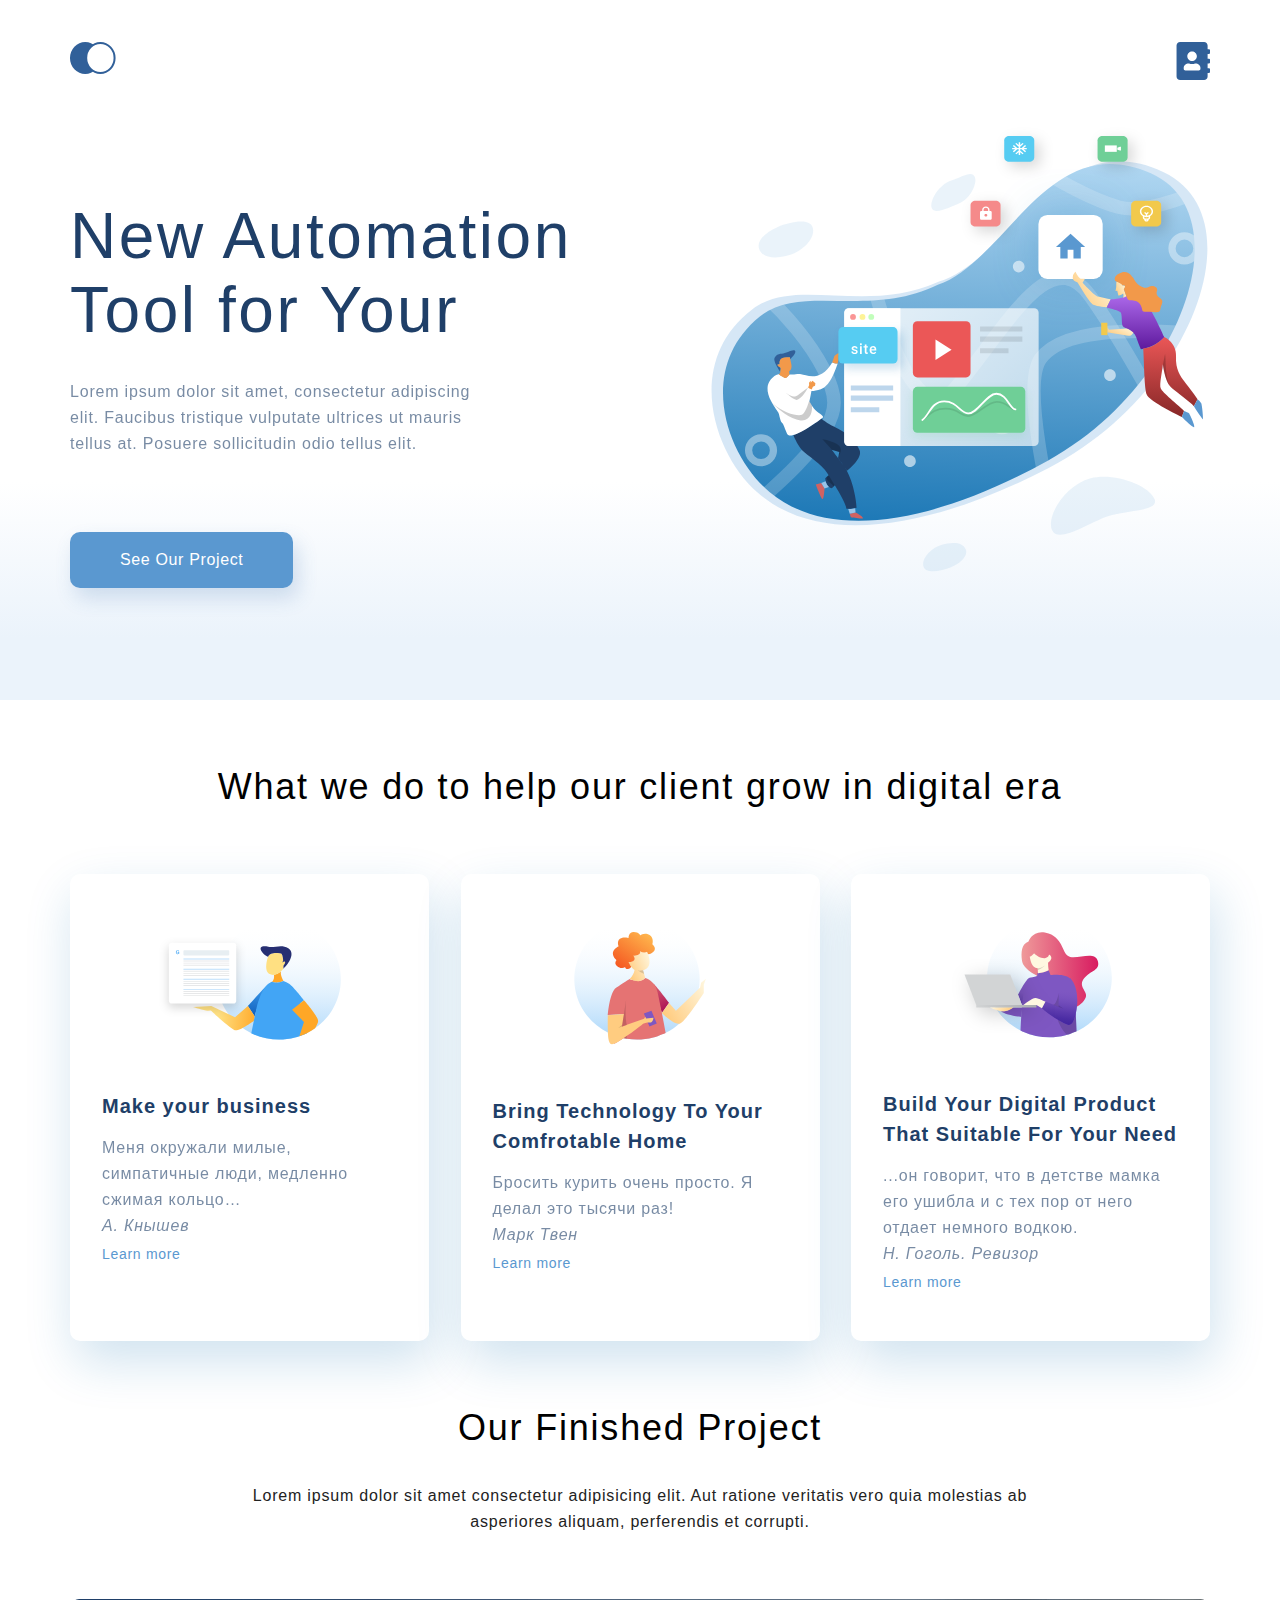
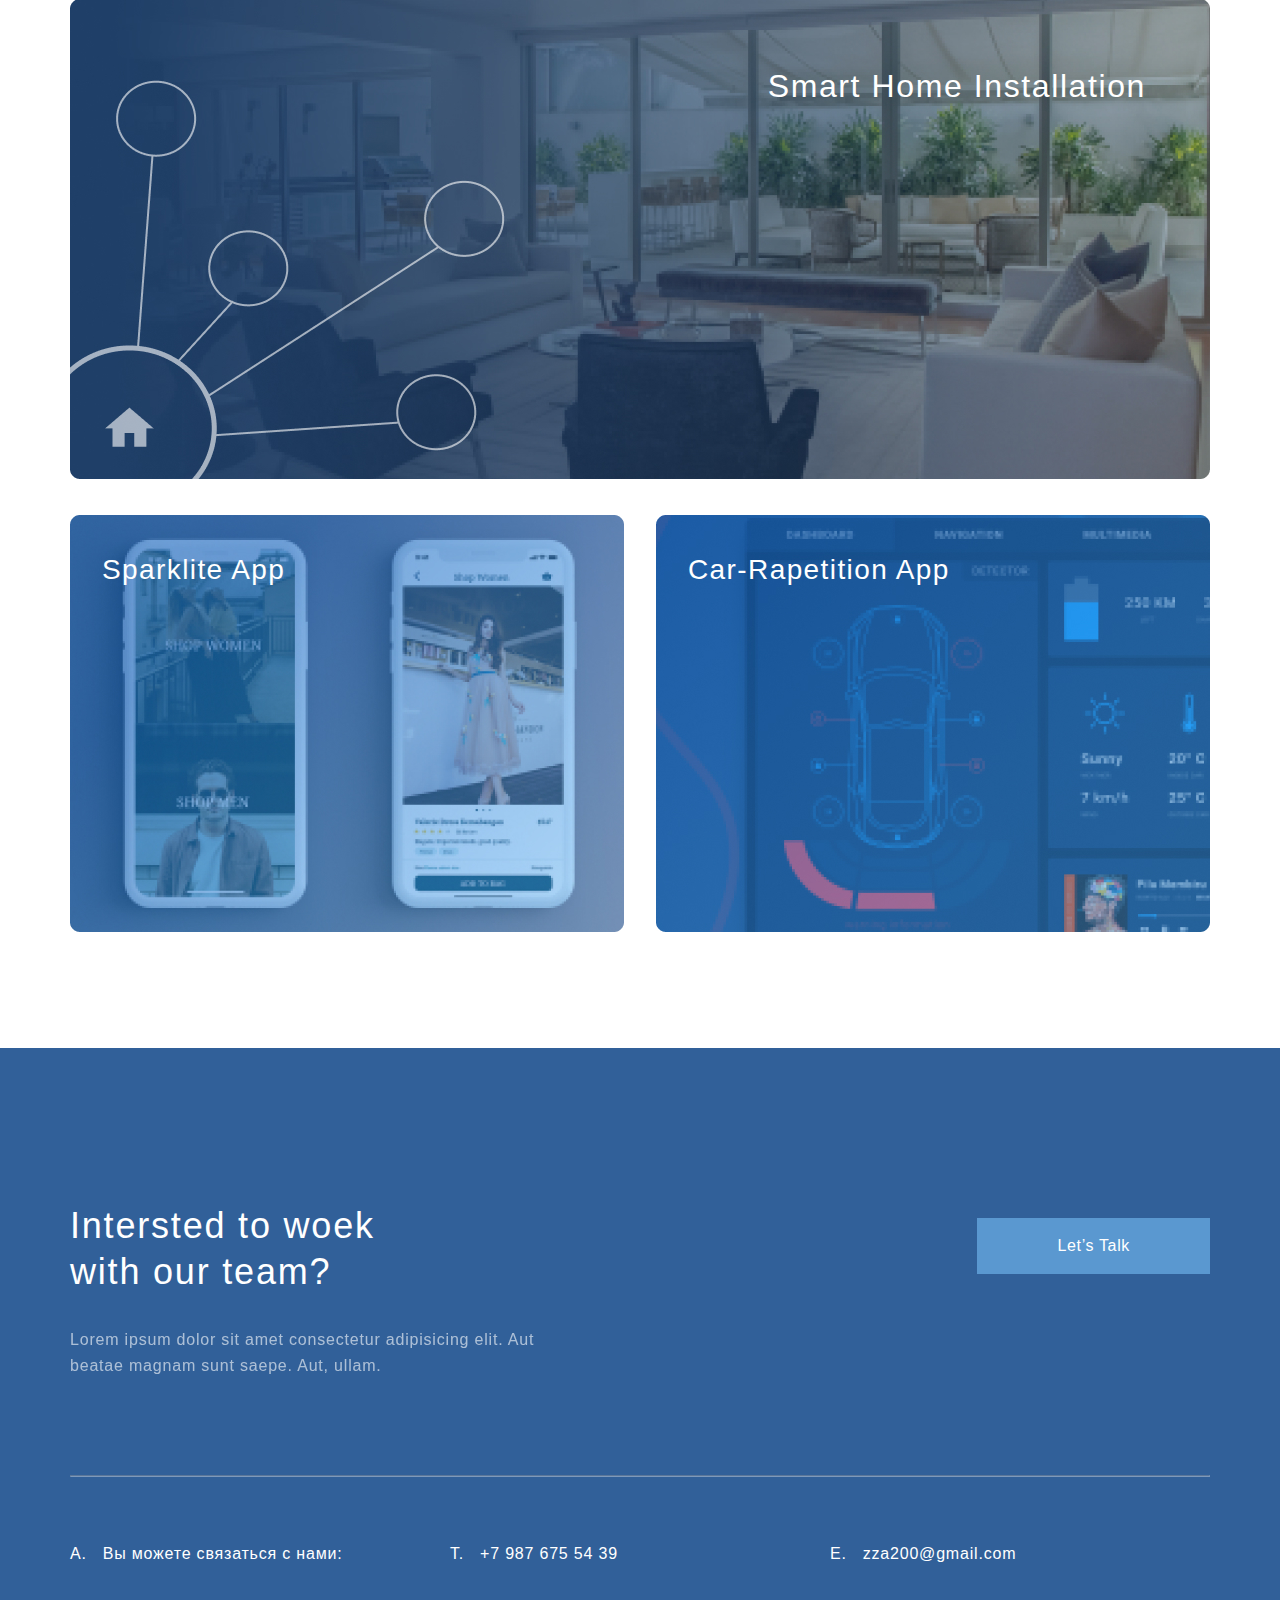
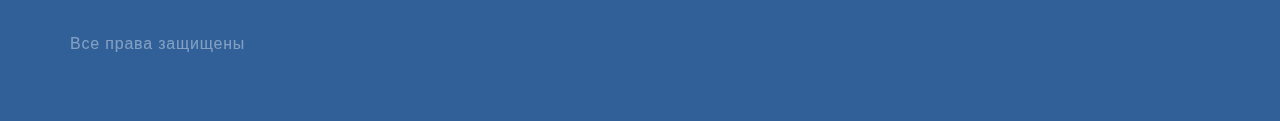
<file: cours1/index.html>
<!DOCTYPE html>
<html lang="en">

<head>
    <meta charset="UTF-8">
    <meta http-equiv="X-UA-Compatible" content="IE=edge">
    <meta name="viewport" content="width=device-width, initial-scale=1.0">
    <title>Приветики!</title>
    <link rel="stylesheet" href="style.css">
</head>

<body>

    <div class="head">
        <div class="head__field container">
            <div class="menu">
                <ul class="link">
                    <li> <a href="index.html"><img src="images/menu.svg" alt="img"></a></li>
                    <li> <a href="contacts.html"><img src="images/contact.svg" alt="img"></a></li>
                </ul>
            </div>

            <div class="large__block">
                <h1 class="large">New Automation
                    Tool for Your </h1>

                <p class="text">Lorem ipsum dolor sit amet, consectetur adipiscing elit. Faucibus tristique vulputate
                    ultrices ut mauris tellus at. Posuere sollicitudin odio tellus elit.
                </p>
                <a href="#" class="head__button">See Our Project</a>
            </div>
        </div>
    </div>

    <div class="body__block container">

        <h3 class="small">What we do to help our client grow in digital era</h3>

        <div class="xs__filed">
            <div class="xs__block">
                <img src="images/card1.svg" class="img__card" alt="pic">
                <h4 class="xs">Make your business </h4>
                <p class="text">Меня окружали милые, симпатичные люди, медленно сжимая кольцо…<br><i>А. Кнышев</i></p>
                <a href="#" class="card__link">Learn more</a>
            </div>
            <div class="xs__block">
                <img src="images/card2.svg" class="img__card" alt="pic">
                <h4 class="xs">Bring Technology To Your
                    Comfrotable Home</h4>
                <p class="text">Бросить курить очень просто. Я делал это тысячи раз!<br><i>Марк Твен</i></p>
                <a href="#" class="card__link">Learn more</a>
            </div>
            <div class="xs__block">
                <img src="images/card3.svg" class="img__card" alt="pic">
                <h4 class="xs">Build Your Digital Product
                    That Suitable For Your Need</h4>
                <p class="text">...он говорит, что в детстве мамка его ушибла и с тех пор от него отдает немного
                    водкою.<br><i>Н. Гоголь.
                        Ревизор</i></p>
                <a href="#" class="card__link">Learn more</a>
            </div>
        </div>
    </div>


    <div class="small__block container">
        <h3 class="small">Our Finished Project</h3>
        <p class="text  sm__text">Lorem ipsum dolor sit amet consectetur adipisicing elit. Aut ratione veritatis vero
            quia
            molestias ab asperiores aliquam, perferendis et corrupti.</p>

        <div class="priject__item">
            <img class="project__img" src="images/project_img1.jpg" alt="Project">
            <p class="text__project">Smart Home Installation</p>
            <div class="project__parent">
                <div class="project__item-min p__i__margin">
                    <img class="project__img" src="images/project_img2.jpg" alt="Project">
                    <p class="text__pro">Sparklite App</p>
                </div>
                <div class="project__item-min">
                    <img class="project__img" src="images/project_img3.jpg" alt="Project">
                    <p class="text__pro">Car-Rapetition App</p>
                </div>
            </div>
        </div>
    </div>
    <div class="basement ">
        <div class="container">
            <div class="basem__filed">
                <div class="basem__text">
                    <h3 class="small small-basement">Intersted to woek with our team?</h3>
                    <p class="text text-bas">Lorem ipsum dolor sit amet consectetur adipisicing elit. Aut beatae
                        magnam
                        sunt
                        saepe.
                        Aut, ullam.</p>
                </div>
                <a href="#" class="basement__button">Let’s Talk</a>
            </div>
            <hr>
            <div class="basem__contacts">
                <ul class="cont">
                    <li class="footer-list" style="flex-grow: 1;">Вы можете связаться с нами:</li>
                    <li class="footer-list" style="flex-grow: 1;">+7 987 675 54 39</li>
                    <li class="footer-list" style="flex-grow: 1;">zza200@gmail.com</li>
                </ul>

                <div class="righ">
                    <p class="text rights">Все права защищены</p>
                </div>
            </div>
        </div>
    </div>



</body>

</html>
</file>
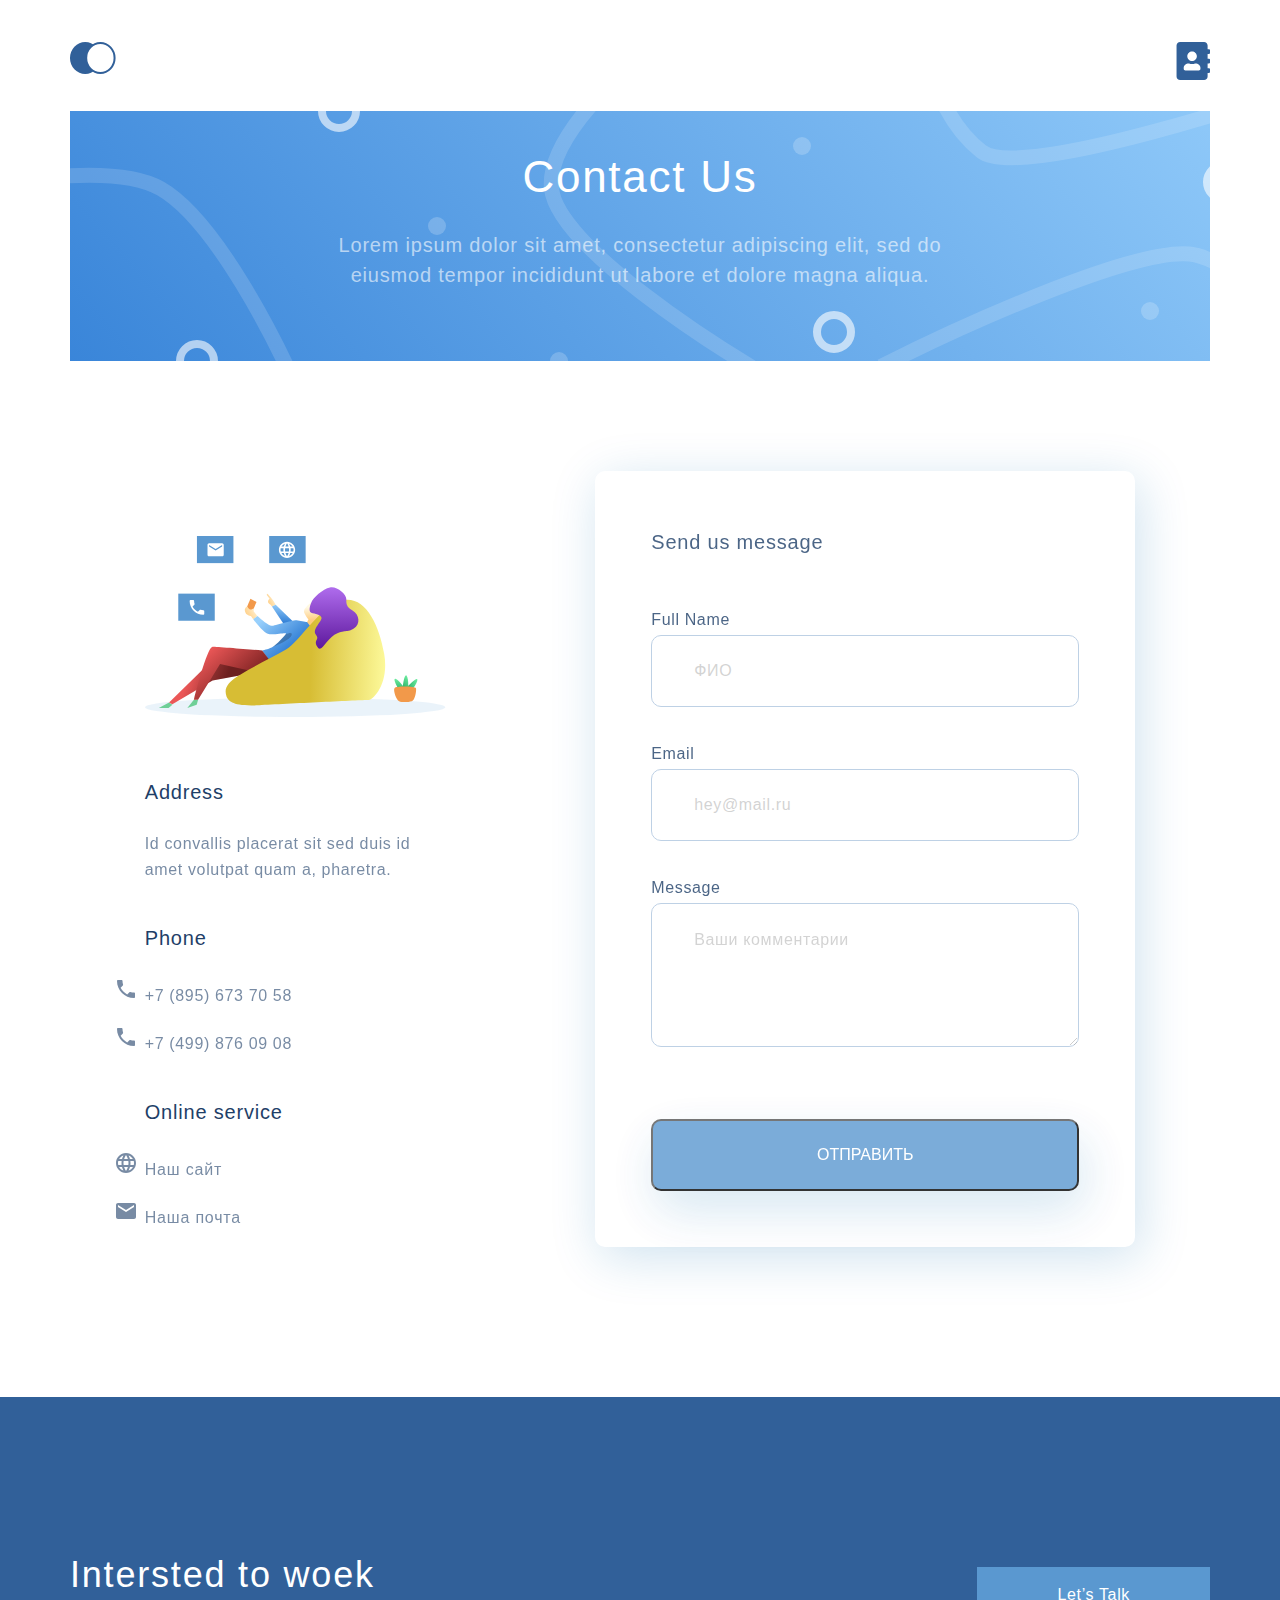
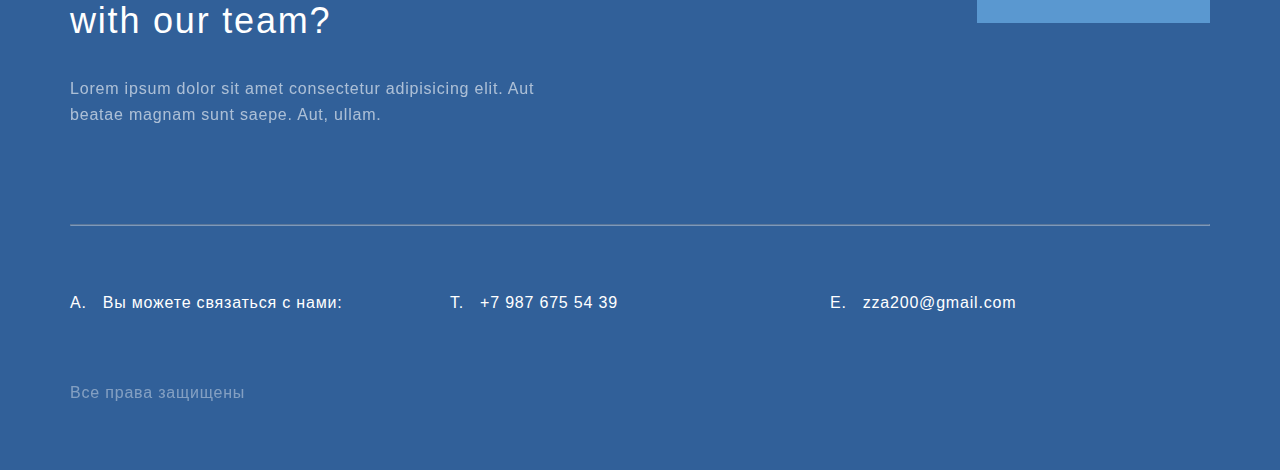
<file: cours1/contacts.html>
<!DOCTYPE html>
<html lang="en">

<head>
    <meta charset="UTF-8">
    <meta http-equiv="X-UA-Compatible" content="IE=edge">
    <meta name="viewport" content="width=, initial-scale=1.0">
    <title>Приветики!</title>
    <link rel="stylesheet" href="style.css">
</head>

<body>


    <div class="head contacts-head container">
        <div class="menu">
            <ul class="link">
                <li> <a href="index.html"><img src="images/menu.svg" alt="img"></a></li>
                <li> <a href="contacts.html"><img src="images/contact.svg" alt="img"></a></li>
            </ul>
        </div>
        <div class="medium">
            <h2 class="medium__heding">Contact Us</h2>
            <P class="medi-text">Lorem ipsum dolor sit amet, consectetur adipiscing elit, sed do eiusmod tempor
                incididunt ut labore et dolore magna aliqua.
            </P>
        </div>
    </div>


    <div class="container">
        <div class="body__filed">
            <div class="body__block">
                <img src="images/contsloth.svg" class="contsloth__img" alt="Photo">
                <h4 class="contact-heading ">Address</h4>
                <p class="text__contact-p">Id convallis placerat sit sed duis id amet volutpat quam a, pharetra.</p>
                <h4 class="contact-heading"> Phone </h4>
                <ul class="contacts__phone">
                    <li class="text__contact-p phone">+7 (895) 673 70 58</li>
                    <li class="text__contact-p phone">+7 (499) 876 09 08</li>
                </ul>
                <h4 class=" contact-heading">Online service</h4>
                <ul class="text contacts__list">
                    <li class=" cont__list planet"> <a
                            href="https://ru.wikipedia.org/wiki/%D0%A1%D0%B5%D1%80%D0%B2%D0%B8%D1%81%D0%BD%D1%8B%D0%B9_%D1%86%D0%B5%D0%BD%D1%82%D1%80"
                            target="list" class="list"> Наш сайт</a></li>
                    <li class="cont__list messeg"><a href="mailto:olenenok2198@gmail.com" target="blank"
                            class="list">Наша
                            почта</a>
                    </li>
                </ul>
            </div>

            <div class="input__block">
                <form action="#" class=" form__content">
                    <h4 class="height__form">Send us message</h4>
                    Full Name <input type="text" class="inp inp__mini" placeholder="ФИО">
                    Email <input type="email" class="inp inp__mini" placeholder="hey@mail.ru">
                    Message
                    <textarea cols="30" rows="6" class="inp inp__messag" placeholder="Ваши комментарии"></textarea>
                    <button type="submit" class="send">Отправить</button>

                </form>
            </div>
        </div>
    </div>
    <div class="container">
        <script id="map" async
            src="https://api-maps.yandex.ru/services/constructor/1.0/js/?um=constructor%3Aa6cccedfca04fe8d35a40d181589537b4dfbae63b887953b75a93d0711a85a05&amp;&amp;height=405&amp;lang=ru_RU&amp;scroll=true"></script>
    </div>


    <div class="basement ">
        <div class="container">
            <div class="basem__filed">
                <div class="basem__text">
                    <h3 class="small small-basement">Intersted to woek with our team?</h3>
                    <p class="text text-bas">Lorem ipsum dolor sit amet consectetur adipisicing elit. Aut beatae
                        magnam
                        sunt
                        saepe.
                        Aut, ullam.</p>
                </div>
                <a href="#" class="basement__button">Let’s Talk</a>
            </div>
            <hr>
            <div class="basem__contacts">
                <ul class="cont">
                    <li class="footer-list" style="flex-grow: 1;">Вы можете связаться с нами:</li>
                    <li class="footer-list" style="flex-grow: 1;">+7 987 675 54 39</li>
                    <li class="footer-list" style="flex-grow: 1;">zza200@gmail.com</li>
                </ul>

                <div class="righ">
                    <p class="text rights">Все права защищены</p>
                </div>
            </div>
        </div>
    </div>


</body>

</html>
</file>
<file: cours1/style.css>
* {
    margin: 0;
    padding: 0;
    font-family: sans-serif;
}
.container {
   max-width: 1140px;
   margin: 0 auto;  
}
.head {
   max-height: 768px;
    background: linear-gradient(0deg, #EBF3FB 8.84%, rgba(152, 195, 232, 0) 31.12%);
}
.head__field {
    display: flex;
    flex-direction: column; 
    background-image: url(images/illustration.svg);
    background-repeat: no-repeat;
    background-position: right center;    
    background-size: 44%;
    min-height: 700px;
     
  }
.menu {
    padding-top: 42px;
}
.link {   
    list-style-type: none; 
    display: flex;    
    justify-content: space-between;  
} 
.large__block{
    padding-top: 115px;
    flex-grow: 1; 
}

.large__block p {
   max-width: 425px;
    height: 82px;
}
h1 {
    width: 504px;
    font-weight: 300;
    font-size: 64px;
    line-height: 74px;  
    letter-spacing: 0.04em; 
    color: #1F3F68;
    margin-bottom: 32px;    
}
.head__button {    
    font-size: 16px;
    line-height: 26px;
    text-align: center;
    letter-spacing: 0.04em;
    color: #FFFFFF;
    background: #5A98D0;
    box-shadow: 5px 10px 20px rgba(53, 110, 173, 0.2);
    border-radius: 10px;
    text-decoration: none;
    padding: 15px 50px;
    display: inline-block;
    margin-top: 71px;
}

.contacts-head {
    height: 471px; 
    background: none;
    display: flex;
    flex-direction: column;  
    background-image: url(images/contactsGroup.svg); 
    background-repeat: no-repeat;
    background-position:center;
}
 .medium {  
   
    margin: 0 auto;  
    display: flex;
    align-items: center;
    flex-direction: column;
    } 

.medium__heding {
    font-weight: 500;
    font-size: 44px;
    line-height: 74px;
    text-align: center;
    letter-spacing: 0.04em;    
    color: #FFFFFF;
    margin-top: 56px;
    margin-bottom: 16px;  
}
.medi-text {
    font-size: 20px;
    line-height: 30px;
    text-align: center;
    letter-spacing: 0.04em;
    color: rgba(255, 255, 255, 0.6);
    width: 60%;
      
} 
.text {
    font-size: 16px;
    line-height: 26px;
    letter-spacing: 0.05em;
    color: #1F3F68;    
    opacity: 0.6;
} 
.body__block {
    padding-top: 64px;
}
.body__filed {
    display: flex;
    justify-content: space-around;
    align-items: center;   
    margin-bottom: 150px;    
}
.contsloth__img {
    margin-bottom: 56px;
}
.contact-heading { 
    font-weight: 500;
    font-size: 20px;
    line-height: 30px;
    color: #1F3F68;
    letter-spacing: 0.04em;
    margin-bottom: 24px;   
}
.text__contact-p {
    font-weight: 300;
    font-size: 16px;
    line-height: 26px;
    letter-spacing: 0.04em;
    color: #1F3F68;
    opacity: 0.6;
    margin-bottom: 40px;
    width: 300px;
}
.phone {
    margin-bottom: 16px;   
}
.list {
font-size: 16px;
line-height: 26px;
letter-spacing: 0.05em;
color: #1F3F68;

}
.contacts__phone {
    margin-bottom: 40px;
    list-style-image: url(images/ic_phone_24px.svg);
 }
 .contacts__list {
    list-style-type: none; 
         
 }
.list {
    text-decoration: none;
    font-size: 16px;
    line-height: 26px;
    letter-spacing: 0.05em;
    color: #1F3F68;

}
.cont__list {    
    margin-bottom: 16px;
} 
.planet {
    list-style: url(images/ic_language_24px.svg);
} 
.messeg {
    list-style: url(images/ic_email_24px.svg);
}

.xs {
    font-size: 20px;
    line-height: 30px;
    letter-spacing: 0.05em;
    color: #1F3F68;  
    margin-bottom: 14px;  
 }
.card__link {
    font-size: 14px;
    line-height: 30px;
    letter-spacing: 0.05em;
    color: #5A98D0;
    text-decoration: none;        
}
.xs__filed {
    display: flex;    
    justify-content: space-between;
    padding-top: 64px;
    padding-bottom: 64px;
   
}
.xs__block {
    width: 359px;
    padding: 44px 32px;
    box-sizing: border-box;    
    background: #FFFFFF;
    box-shadow: 5px 20px 50px rgba(16, 112, 177, 0.2);
    border-radius: 10px;
    display: flex;
    flex-direction: column;    
   
}
.img__card {
    align-self:center;
    margin-bottom: 51px;
}
.small{
    font-weight: 300;
    font-size: 36px;
    line-height: 46px;
    text-align: center;
    letter-spacing: 0.05em;
    color: #000000; 
}
.sm__text{
    width: 75%;
    margin: 32px auto 64px;
    text-align: center;
    color: #222222; 
    opacity: 1;
}

.priject__item {
    position: relative;
    flex-grow: 1;
}
.project__item-min {
    position: relative;
    flex-grow: 1;  
}
.p__i__margin {
    margin-right: 32px;
}
.project__img {
    width: 100%;
}
.project__parent {
    display: flex;
    justify-content: space-between;
    margin-top: 32px;

    
}.text__project {
    font-size: 32px;
    line-height: 46px;
    text-align: right;
    letter-spacing: 0.05em;
    color: #FFFFFF;
    position: absolute;
    top: 64px;
    right: 64px;
}
.text__pro {
    position: absolute;
    font-size: 28px;
    line-height: 46px;
    letter-spacing: 0.05em;
    color: #FFFFFF; 
    display: flex;
    left: 32px;
    top: 32px;    
}
.basement {
    margin-top: 112px;
    background: #316099;
    padding-top: 64px;
    padding-bottom: 64px; 
   
}
.basem__filed{
    padding-bottom: 96px;
    display: flex;
    justify-content: space-between;
    align-items: center;
}
.basem__text {
    width: 495px; 
    margin-top: 91px;    
}  
.text-bas {
    font-size: 16px;
    line-height: 26px;
    letter-spacing: 0.05em;
    color: #FFFFFF;
    opacity: 0.6;       
}
.small-basement {
    width: 340px;
    font-size: 36px;
    line-height: 46px;
    letter-spacing: 0.05em;
    color: #FFFFFF; 
    margin-bottom: 32px; 
    text-align: left;   
} 
hr{
    opacity: 0.4;
}
.basement__button {
    font-size: 16px;
    line-height: 26px;
    letter-spacing: 0.04em;
    color: #FFFFFF;
    padding: 15px 80px;
    background: #5A98D0;
    display: inline-block; 
    text-decoration: none;      
    }

.cont {
    margin-top: 64px;
    display: flex;   
    justify-content: space-between;    
}
.footer-list {
    font-size: 16px;
    line-height: 26px;
    letter-spacing: 0.05em;
    color: #FFFFFF; 
    flex-grow: 1;
    list-style-type: none;
    flex-basis: 33.3333%;  
    margin-right: 32px;
    display: flex;
}
.footer-list:first-child::before{
    content: 'A.';
    display: block;
    margin-right: 16px;
}
.footer-list:nth-child(2)::before{
    content: 'T.';
    display: block;
    margin-right: 16px;
}
.footer-list:last-child::before{
    content: 'E.';
    display: block;
    margin-right: 16px;
}
.rights {
    letter-spacing: 0.05em;
    color: #FFFFFF;
    opacity: 0.4;
    margin-top: 64px; 
}
.input__block {
    background: #FFFFFF;
    box-shadow: 5px 10px 50px rgba(16, 112, 177, 0.2);
    border-radius: 10px;
    width: 540px;
    max-height: 800px;
    padding: 56px;
    box-sizing: border-box;
}
.height__form {
    font-weight: 500;
    font-size: 20px;
    line-height: 30px;
    letter-spacing: 0.04em;
    color: #1F3F68;
    margin-bottom: 48px;
}
.inp {     
padding: 21px 42px;
font-weight: 300;
font-size: 16px;
line-height: 30px;
letter-spacing: 0.04em;
color: #1F3F68;
}
.inp__messag {
    height: 117px;
}

.form__content {
    font-size: 16px;
    line-height: 30px;
    letter-spacing: 0.04em;
    color: #1F3F68;
    opacity: 0.8;
    display: flex;
    flex-direction: column;
}
.inp__mini {
    height: 72px;
    margin-bottom: 32px;
}
.inp__messag {
    margin-bottom: 72px;
    height: 144px;
}
.input__block input,
.input__block textarea{
    border: 1px solid #356EAD;
    box-sizing: border-box;
    border-radius: 10px;
    opacity: 0.4;
}
.input__block button {
    height: 72px;
    background: #5A98D0;
    box-shadow: 5px 20px 50px rgba(16, 112, 177, 0.2);
    border-radius: 10px;
    font-weight: 500;
    font-size: 16px;
    line-height: 26px;
    text-align: center;
    border-radius: 10px;
    color: #FFFFFF;
    text-transform: uppercase;   
}

@media (max-width: 1024px) {
    .container  {
        padding-left: 32px;
        padding-right: 32px;
    }
    .head__field {
        background-position: right 290px;  
    }
    .xs__filed {
        flex-direction: column;
        align-items: center;
        }
    .xs__block {
        margin-bottom: 32px;
    }
    .basement {
        padding-top: 47px;
        margin-top: 109px;
    }
    .basem__filed {
        margin: 0 92px;
        padding-bottom: 64px;
    }
    .basem__text {
        width: 340px;
            
    }
    .small-basement {
        width: 340px;        
    }
    .basement__button {
        padding: 4px 31px; 
    }
    .basem__contacts {
        margin: 0 92px;
    }
    .cont {
        margin-top: 64px;
        display: flex;
        flex-direction: column;
    }
    .footer-list {
        margin-bottom: 24px;
    }
    .body__filed {
      display: flex;
      flex-direction: column;  
    }
    .input__block {
        margin: 64px 0;
    }
    .body__block {
        padding-top: 0; 
}
}

@media (max-width: 667px) {
    .container  {
        padding-left: 16px;
        padding-right: 16px;
        
    }

             
    .menu {
        padding-top: 24px;
    }
    h1 {
        width: 100%;
        margin-bottom: 12px;;
        font-size: 32px;
        line-height: 37px;       
    }

    .head {
        width: 100%;
        text-align: center;
        min-height: 376px;
        box-sizing: border-box;
    }
    .head__button {
        font-size: 12px;      
        padding: 0 9px;
        margin-bottom: 41px;
    }
    .large__block {
        display: flex;
        flex-direction: column;
        align-items:center;
        background-image: none;        
    }
    .head__field {
        min-height: 376px;
        background-image: none;        
    }
    .small {
        font-size: 24px;
        line-height: 28px;
    }
    .body__block{
        padding: 48px;
    }
    .xs__filed {
        padding-top: 32px;
    }
    .sx__block{
        width: 100%;
        align-items: center;
    }
    .sm__text {
        width: 100%;
    }
    .text__project {
        font-size: 16px;
        line-height: 19px;
        top: 16px;
        right: 16px;
    }
    .project__parent {
        flex-direction: column;
        margin-top: 16px;
    }
    .text__pro {
        font-size: 16px;
        line-height: 19px;    
    }
    .p__i__margin {
        margin-right: 0;
        margin-bottom: 16px;
    }
    .basement {
        padding-top: 18px;
    
    }
    .basem__filed {
        margin: 0 16px;    
        display: flex;
        flex-direction: column;
        padding-bottom: 40px;   
    }
    .small-basement {
        font-size: 24px;
        line-height: 28px;
        text-align: center;
        width: 75%;
    }

    .basem__text {
        width: 100%;
        margin-bottom: 40px;

    }
    .text-bas {
        text-align: center;
    }
    .basem__contacts {
        margin: 0;
    }
    .cont {
        margin-top: 32px;        
    }
    .rights {
       margin-top: 37px; 
       text-align: center;
    }
    .text__contact-p {
        margin-bottom: 16px;;
    }
    .contacts__phone { 
        margin-bottom: 34px;
    }
    .footer-list {
        margin-bottom: 18px;
    }
    .body__filed {
        display: flex;
        flex-direction: column;  
        margin-bottom: 32px;
      }
    .input__block {
          margin: 0;
          width: 340px;
          padding: 35px 35px 0 35px;
          
    }
.body__block {
        padding: 32px; 
    }
       
.height__form {      
    margin-bottom: 32px;
} 
.input__block button {
    height: 46px;
    margin-bottom: 36px;
}
.inp__mini {
    height: 46px;
    margin-bottom: 16px;
    padding: 13px;
}
.inp__messag {
    height: 92px;
    margin-bottom: 16px;
}
.medi-text {
    width: 340px;
}
}
</file>
